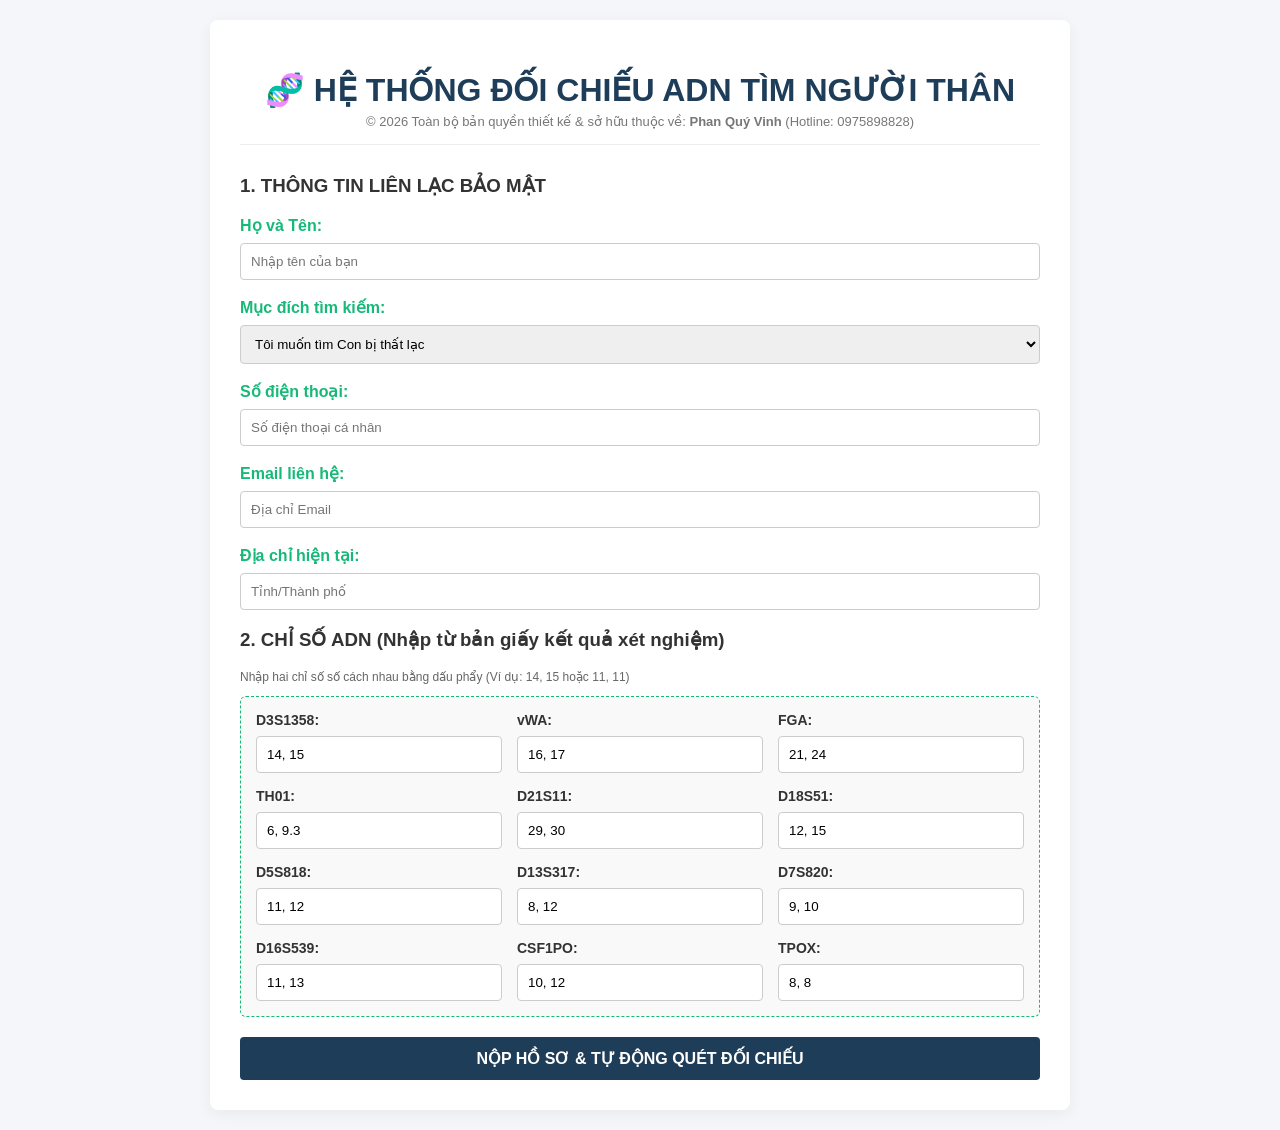
<file: index.html>
<!DOCTYPE html>
<html lang="vi">
<head>
    <meta charset="UTF-8">
    <meta name="viewport" content="width=device-width, initial-scale=1.0">
    <title>Hệ Thống Tìm Kiếm Người Thân Qua ADN - Bản Quyền Phan Quý Vinh</title>
    <style>
        body { font-family: 'Segoe UI', Tahoma, Geneva, Verdana, sans-serif; background-color: #f4f6f9; margin: 0; padding: 20px; color: #333; }
        .container { max-width: 800px; margin: 0 auto; background: white; padding: 30px; border-radius: 8px; box-shadow: 0 4px 15px rgba(0,0,0,0.05); }
        h1 { color: #1e3d59; text-align: center; margin-bottom: 5px; }
        .copyright-banner { text-align: center; font-size: 13px; color: #777; margin-bottom: 30px; border-bottom: 1px solid #eee; padding-bottom: 15px; }
        .form-group { margin-bottom: 18px; }
        label { display: block; font-weight: 600; margin-bottom: 8px; color: #17b978; }
        input, select, textarea { width: 100%; padding: 10px; border: 1px solid #ccc; border-radius: 4px; box-sizing: border-box; }
        .dna-grid { display: grid; grid-template-columns: repeat(3, 1fr); gap: 15px; background: #f9f9f9; padding: 15px; border-radius: 6px; border: 1px dashed #17b978; }
        .dna-cell label { color: #333; font-size: 14px; }
        button { width: 100%; padding: 12px; background: #1e3d59; color: white; border: none; border-radius: 4px; font-size: 16px; font-weight: bold; cursor: pointer; margin-top: 20px; }
        button:hover { background: #17b978; }
        #result { margin-top: 25px; padding: 15px; border-radius: 4px; display: none; }
        .success-box { background: #e8f5e9; border-left: 5px solid #2e7d32; color: #2e7d32; }
    </style>
    <script>
        // Chống sao chép mã nguồn giao diện cơ bản bằng chuột và phím tắt
        document.addEventListener('contextmenu', event => event.preventDefault());
        document.onkeydown = function(e) {
            if(e.keyCode == 123 || (e.ctrlKey && e.shiftKey && (e.keyCode == 73 || e.keyCode == 74)) || (e.ctrlKey && e.keyCode == 85)) {
                return false;
            }
        };
    </script>
</head>
<body>
    <div class="container">
        <h1>🧬 HỆ THỐNG ĐỐI CHIẾU ADN TÌM NGƯỜI THÂN</h1>
        <div class="copyright-banner">
            &copy; 2026 Toàn bộ bản quyền thiết kế & sở hữu thuộc về: <strong>Phan Quý Vinh</strong> (Hotline: 0975898828)
        </div>

        <form id="dnaForm" onsubmit="submitForm(event)">
            <h3>1. THÔNG TIN LIÊN LẠC BẢO MẬT</h3>
            <div class="form-group">
                <label>Họ và Tên:</label>
                <input type="text" id="ho_ten" required placeholder="Nhập tên của bạn">
            </div>
            <div class="form-group">
                <label>Mục đích tìm kiếm:</label>
                <select id="loai_tim_kiem">
                    <option value="TIM_CON">Tôi muốn tìm Con bị thất lạc</option>
                    <option value="TIM_CHA_ME">Tôi muốn tìm Cha/Mẹ ruột</option>
                    <option value="TIM_ANH_CH_EM">Tôi muốn tìm Anh/Chị/Em ruột</option>
                </select>
            </div>
            <div class="form-group">
                <label>Số điện thoại:</label>
                <input type="tel" id="so_dien_thoai" required placeholder="Số điện thoại cá nhân">
            </div>
            <div class="form-group">
                <label>Email liên hệ:</label>
                <input type="email" id="email" required placeholder="Địa chỉ Email">
            </div>
            <div class="form-group">
                <label>Địa chỉ hiện tại:</label>
                <input type="text" id="dia_chi" required placeholder="Tỉnh/Thành phố">
            </div>

            <h3>2. CHỈ SỐ ADN (Nhập từ bản giấy kết quả xét nghiệm)</h3>
            <p style="font-size:12px; color:#666;">Nhập hai chỉ số số cách nhau bằng dấu phẩy (Ví dụ: 14, 15 hoặc 11, 11)</p>
            <div class="dna-grid">
                <div class="dna-cell"><label>D3S1358:</label><input type="text" id="D3S1358" value="14, 15" required></div>
                <div class="dna-cell"><label>vWA:</label><input type="text" id="vWA" value="16, 17" required></div>
                <div class="dna-cell"><label>FGA:</label><input type="text" id="FGA" value="21, 24" required></div>
                <div class="dna-cell"><label>TH01:</label><input type="text" id="TH01" value="6, 9.3" required></div>
                <div class="dna-cell"><label>D21S11:</label><input type="text" id="D21S11" value="29, 30" required></div>
                <div class="dna-cell"><label>D18S51:</label><input type="text" id="D18S51" value="12, 15" required></div>
                <div class="dna-cell"><label>D5S818:</label><input type="text" id="D5S818" value="11, 12" required></div>
                <div class="dna-cell"><label>D13S317:</label><input type="text" id="D13S317" value="8, 12" required></div>
                <div class="dna-cell"><label>D7S820:</label><input type="text" id="D7S820" value="9, 10" required></div>
                <div class="dna-cell"><label>D16S539:</label><input type="text" id="D16S539" value="11, 13" required></div>
                <div class="dna-cell"><label>CSF1PO:</label><input type="text" id="CSF1PO" value="10, 12" required></div>
                <div class="dna-cell"><label>TPOX:</label><input type="text" id="TPOX" value="8, 8" required></div>
            </div>

            <button type="submit">NỘP HỒ SƠ & TỰ ĐỘNG QUÉT ĐỐI CHIẾU</button>
        </form>

        <div id="result" class="success-box"></div>
    </div>

    <script>
        async function submitForm(e) {
            e.preventDefault();
            const parseDNA = (val) => val.split(',').map(n => parseFloat(n.trim()));
            
            const payload = {
                id: Math.floor(Math.random() * 100000),
                ho_ten: document.getElementById('ho_ten').value,
                loai_tim_kiem: document.getElementById('loai_tim_kiem').value,
                so_dien_thoai: document.getElementById('so_dien_thoai').value,
                email: document.getElementById('email').value,
                dia_chi: document.getElementById('dia_chi').value,
                dna_data: {
                    D3S1358: parseDNA(document.getElementById('D3S1358').value),
                    vWA: parseDNA(document.getElementById('vWA').value),
                    FGA: parseDNA(document.getElementById('FGA').value),
                    TH01: parseDNA(document.getElementById('TH01').value),
                    D21S11: parseDNA(document.getElementById('D21S11').value),
                    D18S51: parseDNA(document.getElementById('D18S51').value),
                    D5S818: parseDNA(document.getElementById('D5S818').value),
                    D13S317: parseDNA(document.getElementById('D13S317').value),
                    D7S820: parseDNA(document.getElementById('D7S820').value),
                    D16S539: parseDNA(document.getElementById('D16S539').value),
                    CSF1PO: parseDNA(document.getElementById('CSF1PO').value),
                    TPOX: parseDNA(document.getElementById('TPOX').value)
                }
            };

            // Gửi dữ liệu tới API Backend chạy trên server
            const res = await fetch('/api/dang-ky-tim-kiem/', {
                method: 'POST',
                headers: { 'Content-Type': 'application/json' },
                body: JSON.stringify(payload)
            });
            const data = await res.json();
            
            const resultDiv = document.getElementById('result');
            resultDiv.style.display = 'block';
            resultDiv.innerHTML = `<strong>${data.status}</strong><br>Số lượng trùng khớp tìm thấy: ${data.so_luong_trung_khop_uoc_tinh} người. <br><br>Hệ thống đang bảo mật số điện thoại của đối phương để tránh lừa đảo. Hãy chờ quản trị viên duyệt kết nối!`;
        }
    </script>
</body>
</html>
</file>
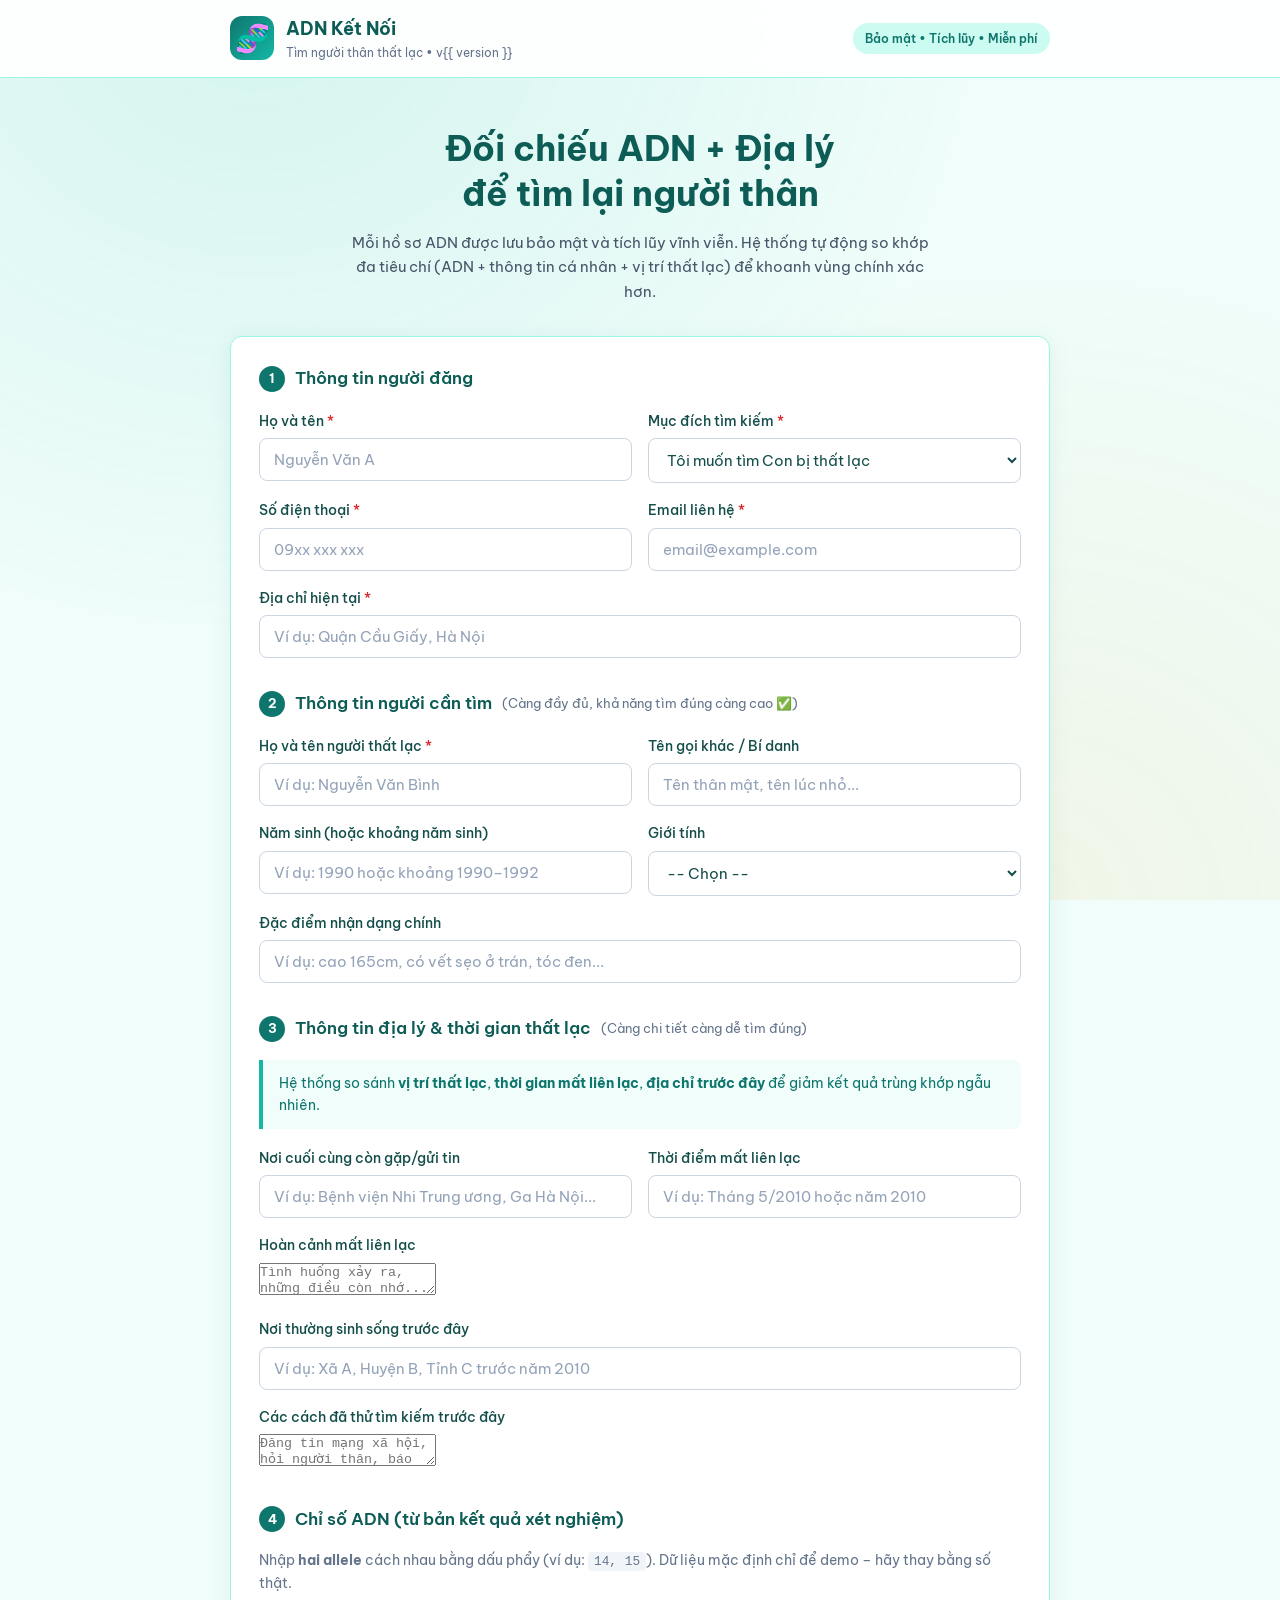
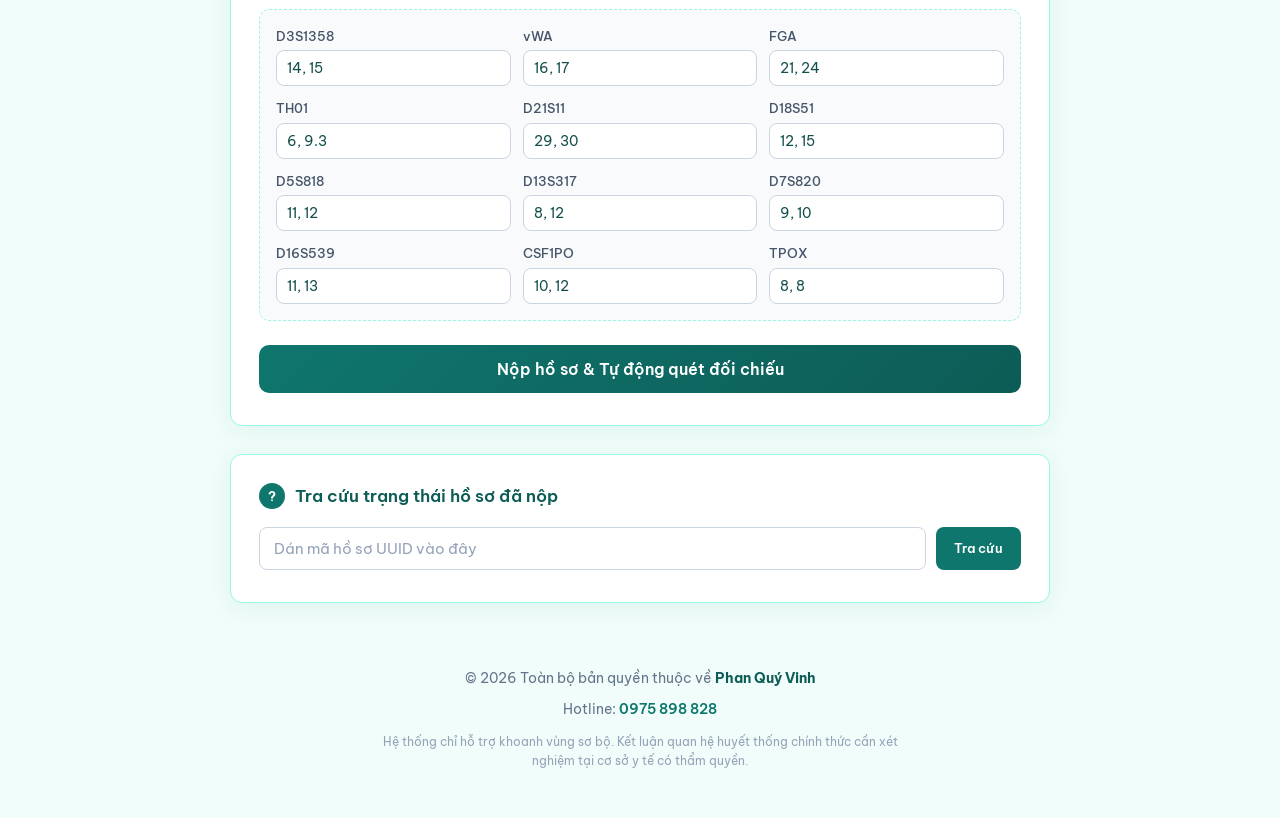
<file: templates/index.html>
<!DOCTYPE html>
<html lang="vi">
<head>
    <meta charset="UTF-8">
    <meta name="viewport" content="width=device-width, initial-scale=1.0">
    <meta name="description" content="Hệ thống tìm người thân thất lạc qua ADN + địa lý. Bảo mật, tích lũy dữ liệu, miễn phí.">
    <title>ADN Kết Nối – Tìm Người Thân Thất Lạc | Phan Quý Vinh</title>
    <link rel="preconnect" href="https://fonts.googleapis.com">
    <link href="https://fonts.googleapis.com/css2?family=Be+Vietnam+Pro:wght@400;500;600;700&display=swap" rel="stylesheet">
    <link rel="stylesheet" href="/static/style.css">
</head>
<body>
    <div class="bg-pattern"></div>
    <header class="header">
        <div class="container header-inner">
            <div class="logo">
                <span class="logo-icon">🧬</span>
                <div>
                    <div class="logo-title">ADN Kết Nối</div>
                    <div class="logo-sub">Tìm người thân thất lạc • v{{ version }}</div>
                </div>
            </div>
            <div class="header-badge">Bảo mật • Tích lũy • Miễn phí</div>
        </div>
    </header>
    <main class="container">
        <section class="hero">
            <h1>Đối chiếu ADN + Địa lý<br>để tìm lại người thân</h1>
            <p class="hero-desc">
                Mỗi hồ sơ ADN được lưu bảo mật và tích lũy vĩnh viễn.
                Hệ thống tự động so khớp đa tiêu chí (ADN + thông tin cá nhân + vị trí thất lạc)
                để khoanh vùng chính xác hơn.
            </p>
        </section>
        <section class="card form-card">
            <form id="dnaForm" novalidate>
                <div class="section-title">
                    <span class="step">1</span>
                    Thông tin người đăng
                </div>
                <div class="grid-2">
                    <div class="form-group">
                        <label for="ho_ten">Họ và tên <span class="req">*</span></label>
                        <input type="text" id="ho_ten" required placeholder="Nguyễn Văn A" autocomplete="name">
                    </div>
                    <div class="form-group">
                        <label for="loai_tim_kiem">Mục đích tìm kiếm <span class="req">*</span></label>
                        <select id="loai_tim_kiem" required>
                            <option value="TIM_CON">Tôi muốn tìm Con bị thất lạc</option>
                            <option value="TIM_CHA_ME">Tôi muốn tìm Cha/Mẹ ruột</option>
                            <option value="TIM_ANH_CH_EM">Tôi muốn tìm Anh/Chị/Em ruột</option>
                        </select>
                    </div>
                </div>
                <div class="grid-2">
                    <div class="form-group">
                        <label for="so_dien_thoai">Số điện thoại <span class="req">*</span></label>
                        <input type="tel" id="so_dien_thoai" required placeholder="09xx xxx xxx" autocomplete="tel">
                    </div>
                    <div class="form-group">
                        <label for="email">Email liên hệ <span class="req">*</span></label>
                        <input type="email" id="email" required placeholder="email@example.com" autocomplete="email">
                    </div>
                </div>
                <div class="form-group">
                    <label for="dia_chi_hien_tai">Địa chỉ hiện tại <span class="req">*</span></label>
                    <input type="text" id="dia_chi_hien_tai" required placeholder="Ví dụ: Quận Cầu Giấy, Hà Nội">
                </div>

                <div class="section-title mt-lg">
                    <span class="step">2</span>
                    Thông tin người cần tìm
                    <span class="hint">(Càng đầy đủ, khả năng tìm đúng càng cao ✅)</span>
                </div>
                <div class="grid-2">
                    <div class="form-group">
                        <label for="ten_nguoi_thac_lac">Họ và tên người thất lạc <span class="req">*</span></label>
                        <input type="text" id="ten_nguoi_thac_lac" required placeholder="Ví dụ: Nguyễn Văn Bình">
                    </div>
                    <div class="form-group">
                        <label for="ten_khac">Tên gọi khác / Bí danh</label>
                        <input type="text" id="ten_khac" placeholder="Tên thân mật, tên lúc nhỏ...">
                    </div>
                </div>
                <div class="grid-2">
                    <div class="form-group">
                        <label for="nam_sinh">Năm sinh (hoặc khoảng năm sinh)</label>
                        <input type="text" id="nam_sinh" placeholder="Ví dụ: 1990 hoặc khoảng 1990–1992">
                    </div>
                    <div class="form-group">
                        <label for="gioi_tinh">Giới tính</label>
                        <select id="gioi_tinh">
                            <option value="">-- Chọn --</option>
                            <option value="NAM">Nam</option>
                            <option value="NU">Nữ</option>
                            <option value="KHONG_RO">Chưa rõ</option>
                        </select>
                    </div>
                </div>
                <div class="form-group">
                    <label for="dac_diem_nhan_dang">Đặc điểm nhận dạng chính</label>
                    <input type="text" id="dac_diem_nhan_dang" placeholder="Ví dụ: cao 165cm, có vết sẹo ở trán, tóc đen...">
                </div>

                <div class="section-title mt-lg">
                    <span class="step">3</span>
                    Thông tin địa lý & thời gian thất lạc
                    <span class="hint">(Càng chi tiết càng dễ tìm đúng)</span>
                </div>
                <div class="info-box">
                    Hệ thống so sánh <strong>vị trí thất lạc</strong>, <strong>thời gian mất liên lạc</strong>,
                    <strong>địa chỉ trước đây</strong> để giảm kết quả trùng khớp ngẫu nhiên.
                </div>
                <div class="grid-2">
                    <div class="form-group">
                        <label for="vi_tri_that_lac">Nơi cuối cùng còn gặp/gửi tin</label>
                        <input type="text" id="vi_tri_that_lac" placeholder="Ví dụ: Bệnh viện Nhi Trung ương, Ga Hà Nội...">
                    </div>
                    <div class="form-group">
                        <label for="ngay_mat_lien_lac">Thời điểm mất liên lạc</label>
                        <input type="text" id="ngay_mat_lien_lac" placeholder="Ví dụ: Tháng 5/2010 hoặc năm 2010">
                    </div>
                </div>
                <div class="form-group">
                    <label for="hoan_canh">Hoàn cảnh mất liên lạc</label>
                    <textarea id="hoan_canh" rows="2" placeholder="Tình huống xảy ra, những điều còn nhớ..."></textarea>
                </div>
                <div class="form-group">
                    <label for="dia_chi_truoc_day">Nơi thường sinh sống trước đây</label>
                    <input type="text" id="dia_chi_truoc_day" placeholder="Ví dụ: Xã A, Huyện B, Tỉnh C trước năm 2010">
                </div>
                <div class="form-group">
                    <label for="cach_da_thu">Các cách đã thử tìm kiếm trước đây</label>
                    <textarea id="cach_da_thu" rows="2" placeholder="Đăng tin mạng xã hội, hỏi người thân, báo chính quyền..."></textarea>
                </div>

                <div class="section-title mt-lg">
                    <span class="step">4</span>
                    Chỉ số ADN (từ bản kết quả xét nghiệm)
                </div>
                <p class="dna-note">
                    Nhập <strong>hai allele</strong> cách nhau bằng dấu phẩy (ví dụ: <code>14, 15</code>).
                    Dữ liệu mặc định chỉ để demo – hãy thay bằng số thật.
                </p>
                <div class="dna-grid" id="dnaGrid"></div>

                <button type="submit" class="btn-submit" id="btnSubmit">
                    <span class="btn-text">Nộp hồ sơ & Tự động quét đối chiếu</span>
                    <span class="btn-loading" hidden>
                        <span class="spinner"></span> Đang xử lý bảo mật...
                    </span>
                </button>
            </form>
            <div id="result" class="result-box" hidden></div>
        </section>

        <section class="card">
            <div class="section-title">
                <span class="step">?</span>
                Tra cứu trạng thái hồ sơ đã nộp
            </div>
            <div class="lookup-row">
                <input type="text" id="lookupId" placeholder="Dán mã hồ sơ UUID vào đây">
                <button type="button" class="btn-secondary" id="btnLookup">Tra cứu</button>
            </div>
        </section>
    </main>
    <footer class="footer">
        <div class="container">
            <p>&copy; 2026 Toàn bộ bản quyền thuộc về <strong>Phan Quý Vinh</strong></p>
            <p class="hotline">Hotline: <a href="tel:0975898828">0975 898 828</a></p>
            <p class="disclaimer">
                Hệ thống chỉ hỗ trợ khoanh vùng sơ bộ.
                Kết luận quan hệ huyết thống chính thức cần xét nghiệm tại cơ sở y tế có thẩm quyền.
            </p>
        </div>
    </footer>
    <script src="/static/app.js"></script>
</body>
</html>
</file>
<file: static/style.css>
*, *::before, *::after { box-sizing: border-box; margin: 0; padding: 0; }

:root {
    --primary: #0f766e;
    --primary-dark: #0d5c56;
    --primary-light: #14b8a6;
    --bg: #f0fdfa;
    --card: #ffffff;
    --text: #134e4a;
    --border: #99f6e4;
    --danger: #dc2626;
    --radius: 12px;
    --shadow: 0 4px 24px rgba(15, 118, 110, 0.08);
    --font: 'Be Vietnam Pro', system-ui, sans-serif;
}

html { scroll-behavior: smooth; }
body {
    font-family: var(--font);
    background: var(--bg);
    color: var(--text);
    line-height: 1.6;
    min-height: 100vh;
}

.bg-pattern {
    position: fixed; inset: 0;
    background:
        radial-gradient(ellipse at 20% 0%, rgba(20, 184, 166, 0.12) 0%, transparent 50%),
        radial-gradient(ellipse at 80% 100%, rgba(245, 158, 11, 0.08) 0%, transparent 50%);
    pointer-events: none; z-index: -1;
}

.container { width: 100%; max-width: 860px; margin: 0 auto; padding: 0 20px; }

.header {
    background: rgba(255,255,255,0.92);
    backdrop-filter: blur(12px);
    border-bottom: 1px solid var(--border);
    position: sticky; top: 0; z-index: 100;
}
.header-inner {
    display: flex; align-items: center; justify-content: space-between;
    padding: 14px 20px;
}
.logo { display: flex; align-items: center; gap: 12px; }
.logo-icon {
    font-size: 28px;
    background: linear-gradient(135deg, var(--primary), var(--primary-light));
    width: 44px; height: 44px; border-radius: 12px;
    display: grid; place-items: center;
}
.logo-title { font-weight: 700; font-size: 1.15rem; color: var(--primary-dark); }
.logo-sub { font-size: 0.75rem; color: #64748b; }
.header-badge {
    font-size: 0.75rem; font-weight: 600; color: var(--primary);
    background: #ccfbf1; padding: 6px 12px; border-radius: 999px;
}

.hero { text-align: center; padding: 48px 0 32px; }
.hero h1 {
    font-size: clamp(1.6rem, 4vw, 2.2rem); font-weight: 700;
    color: var(--primary-dark); line-height: 1.3; margin-bottom: 14px;
}
.hero-desc { color: #475569; max-width: 580px; margin: 0 auto; font-size: 0.95rem; }

.card {
    background: var(--card); border-radius: var(--radius);
    box-shadow: var(--shadow); border: 1px solid var(--border);
    padding: 28px 28px 32px; margin-bottom: 28px;
}

.section-title {
    display: flex; align-items: center; gap: 10px;
    font-weight: 600; font-size: 1.05rem; color: var(--primary-dark);
    margin-bottom: 18px; flex-wrap: wrap;
}
.section-title .step {
    background: var(--primary); color: white;
    width: 26px; height: 26px; border-radius: 50%;
    display: grid; place-items: center; font-size: 0.8rem; font-weight: 700;
}
.section-title .hint { font-size: 0.8rem; font-weight: 400; color: #64748b; }
.mt-lg { margin-top: 32px; }

.grid-2 { display: grid; grid-template-columns: 1fr 1fr; gap: 16px; }
@media (max-width: 600px) { .grid-2 { grid-template-columns: 1fr; } }

.form-group { margin-bottom: 16px; }
label { display: block; font-weight: 500; font-size: 0.875rem; margin-bottom: 6px; }
.req { color: var(--danger); }

input, select {
    width: 100%; padding: 11px 14px;
    border: 1.5px solid #cbd5e1; border-radius: 8px;
    font-family: inherit; font-size: 0.95rem; color: var(--text);
    background: #fff; transition: border-color 0.2s, box-shadow 0.2s;
}
input:focus, select:focus {
    outline: none; border-color: var(--primary-light);
    box-shadow: 0 0 0 3px rgba(20, 184, 166, 0.2);
}
input::placeholder { color: #94a3b8; }

.info-box {
    background: #f0fdfa; border-left: 4px solid var(--primary-light);
    padding: 12px 16px; border-radius: 0 8px 8px 0;
    font-size: 0.875rem; color: #0f766e; margin-bottom: 18px;
}

.dna-note { font-size: 0.85rem; color: #64748b; margin-bottom: 14px; }
.dna-note code { background: #f1f5f9; padding: 2px 6px; border-radius: 4px; font-size: 0.8rem; }

.dna-grid {
    display: grid; grid-template-columns: repeat(3, 1fr); gap: 12px;
    background: #f8fafc; border: 1.5px dashed var(--border);
    border-radius: 10px; padding: 16px; margin-bottom: 8px;
}
@media (max-width: 640px) { .dna-grid { grid-template-columns: repeat(2, 1fr); } }
.dna-cell label { font-size: 0.8rem; color: #475569; margin-bottom: 4px; }
.dna-cell input { padding: 8px 10px; font-size: 0.9rem; }

.btn-submit {
    width: 100%; margin-top: 24px; padding: 14px 20px;
    background: linear-gradient(135deg, var(--primary), var(--primary-dark));
    color: white; border: none; border-radius: 10px;
    font-family: inherit; font-size: 1rem; font-weight: 600;
    cursor: pointer; transition: transform 0.15s, box-shadow 0.15s;
    display: flex; align-items: center; justify-content: center; gap: 8px;
}
.btn-submit:hover:not(:disabled) {
    transform: translateY(-1px);
    box-shadow: 0 6px 20px rgba(15, 118, 110, 0.3);
}
.btn-submit:disabled { opacity: 0.75; cursor: not-allowed; }

.btn-secondary {
    padding: 11px 18px; background: var(--primary); color: white;
    border: none; border-radius: 8px; font-family: inherit;
    font-weight: 600; cursor: pointer; white-space: nowrap;
}
.btn-secondary:hover { background: var(--primary-dark); }

.lookup-row { display: flex; gap: 10px; }
.lookup-row input { flex: 1; }

.spinner {
    width: 18px; height: 18px;
    border: 2.5px solid rgba(255,255,255,0.3);
    border-top-color: white; border-radius: 50%;
    animation: spin 0.7s linear infinite;
}
@keyframes spin { to { transform: rotate(360deg); } }

.result-box {
    margin-top: 28px; padding: 20px; border-radius: 10px;
    animation: fadeIn 0.4s ease;
}
@keyframes fadeIn {
    from { opacity: 0; transform: translateY(8px); }
    to { opacity: 1; transform: translateY(0); }
}
.result-box.success { background: #ecfdf5; border: 1px solid #a7f3d0; color: #065f46; }
.result-box.error { background: #fef2f2; border: 1px solid #fecaca; color: #991b1b; }
.result-box h3 { font-size: 1.05rem; margin-bottom: 8px; }
.result-box .ma-ho-so {
    display: inline-block; background: #d1fae5; padding: 4px 10px;
    border-radius: 6px; font-family: ui-monospace, monospace;
    font-size: 0.85rem; margin: 6px 0 12px; word-break: break-all;
}
.match-list { margin-top: 14px; display: flex; flex-direction: column; gap: 10px; }
.match-item {
    background: white; border: 1px solid #a7f3d0;
    border-radius: 8px; padding: 12px 14px;
}
.match-item .name { font-weight: 600; color: var(--primary-dark); }
.match-item .type { font-size: 0.85rem; color: #047857; }
.match-item .score { font-size: 0.8rem; color: #64748b; margin-top: 4px; }
.match-item .reasons { font-size: 0.8rem; color: #475569; margin-top: 6px; padding-left: 12px; }
.match-item .reasons li { margin-bottom: 2px; }

.how-it-works h2 {
    text-align: center; font-size: 1.25rem;
    color: var(--primary-dark); margin-bottom: 24px;
}
.steps { display: grid; grid-template-columns: repeat(3, 1fr); gap: 20px; }
@media (max-width: 700px) { .steps { grid-template-columns: 1fr; } }
.step-item { text-align: center; padding: 8px; }
.step-num {
    font-size: 1.5rem; font-weight: 700;
    color: var(--primary-light); opacity: 0.7; margin-bottom: 8px;
}
.step-item h3 { font-size: 0.95rem; margin-bottom: 6px; color: var(--primary-dark); }
.step-item p { font-size: 0.85rem; color: #64748b; }

.footer {
    text-align: center; padding: 36px 20px 48px;
    color: #64748b; font-size: 0.875rem;
}
.footer strong { color: var(--primary-dark); }
.hotline { margin: 8px 0; }
.hotline a { color: var(--primary); font-weight: 600; text-decoration: none; }
.disclaimer {
    margin-top: 12px; font-size: 0.75rem; max-width: 520px;
    margin-left: auto; margin-right: auto; color: #94a3b8;
}
</file>
